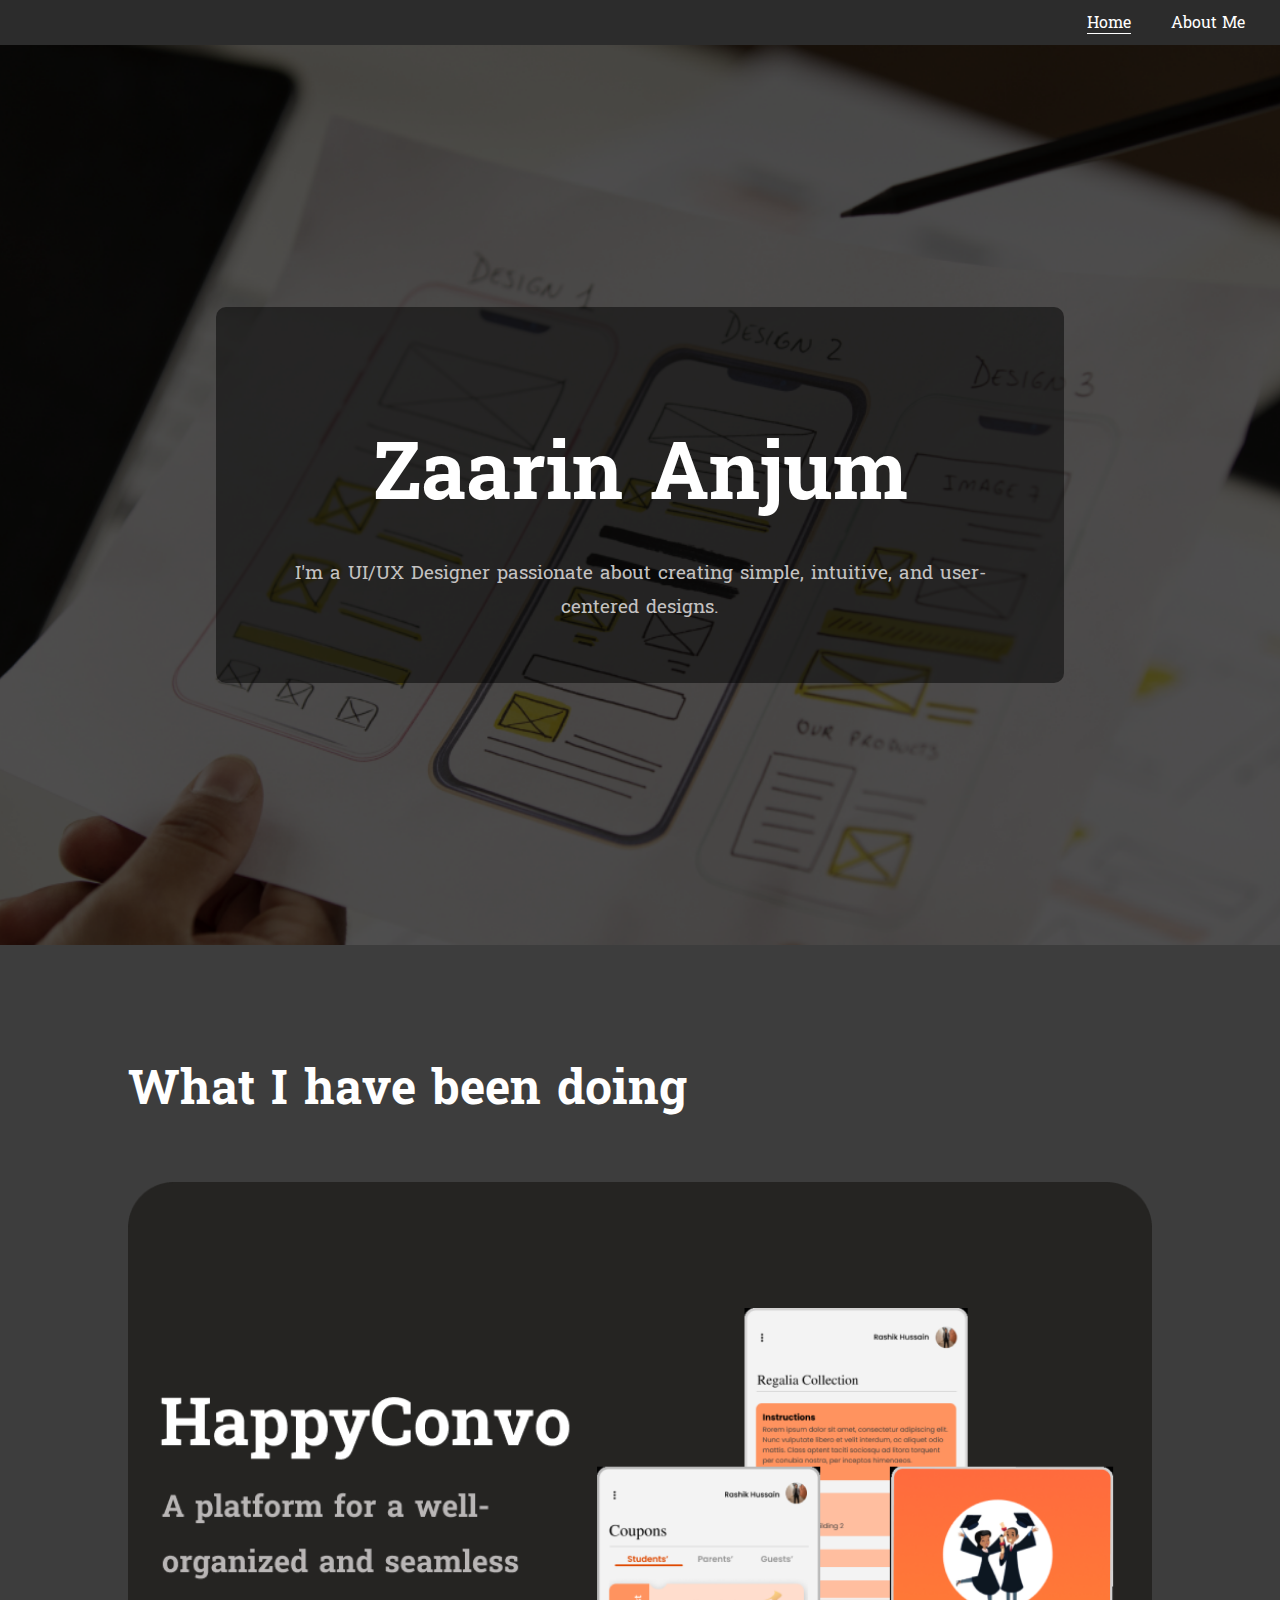
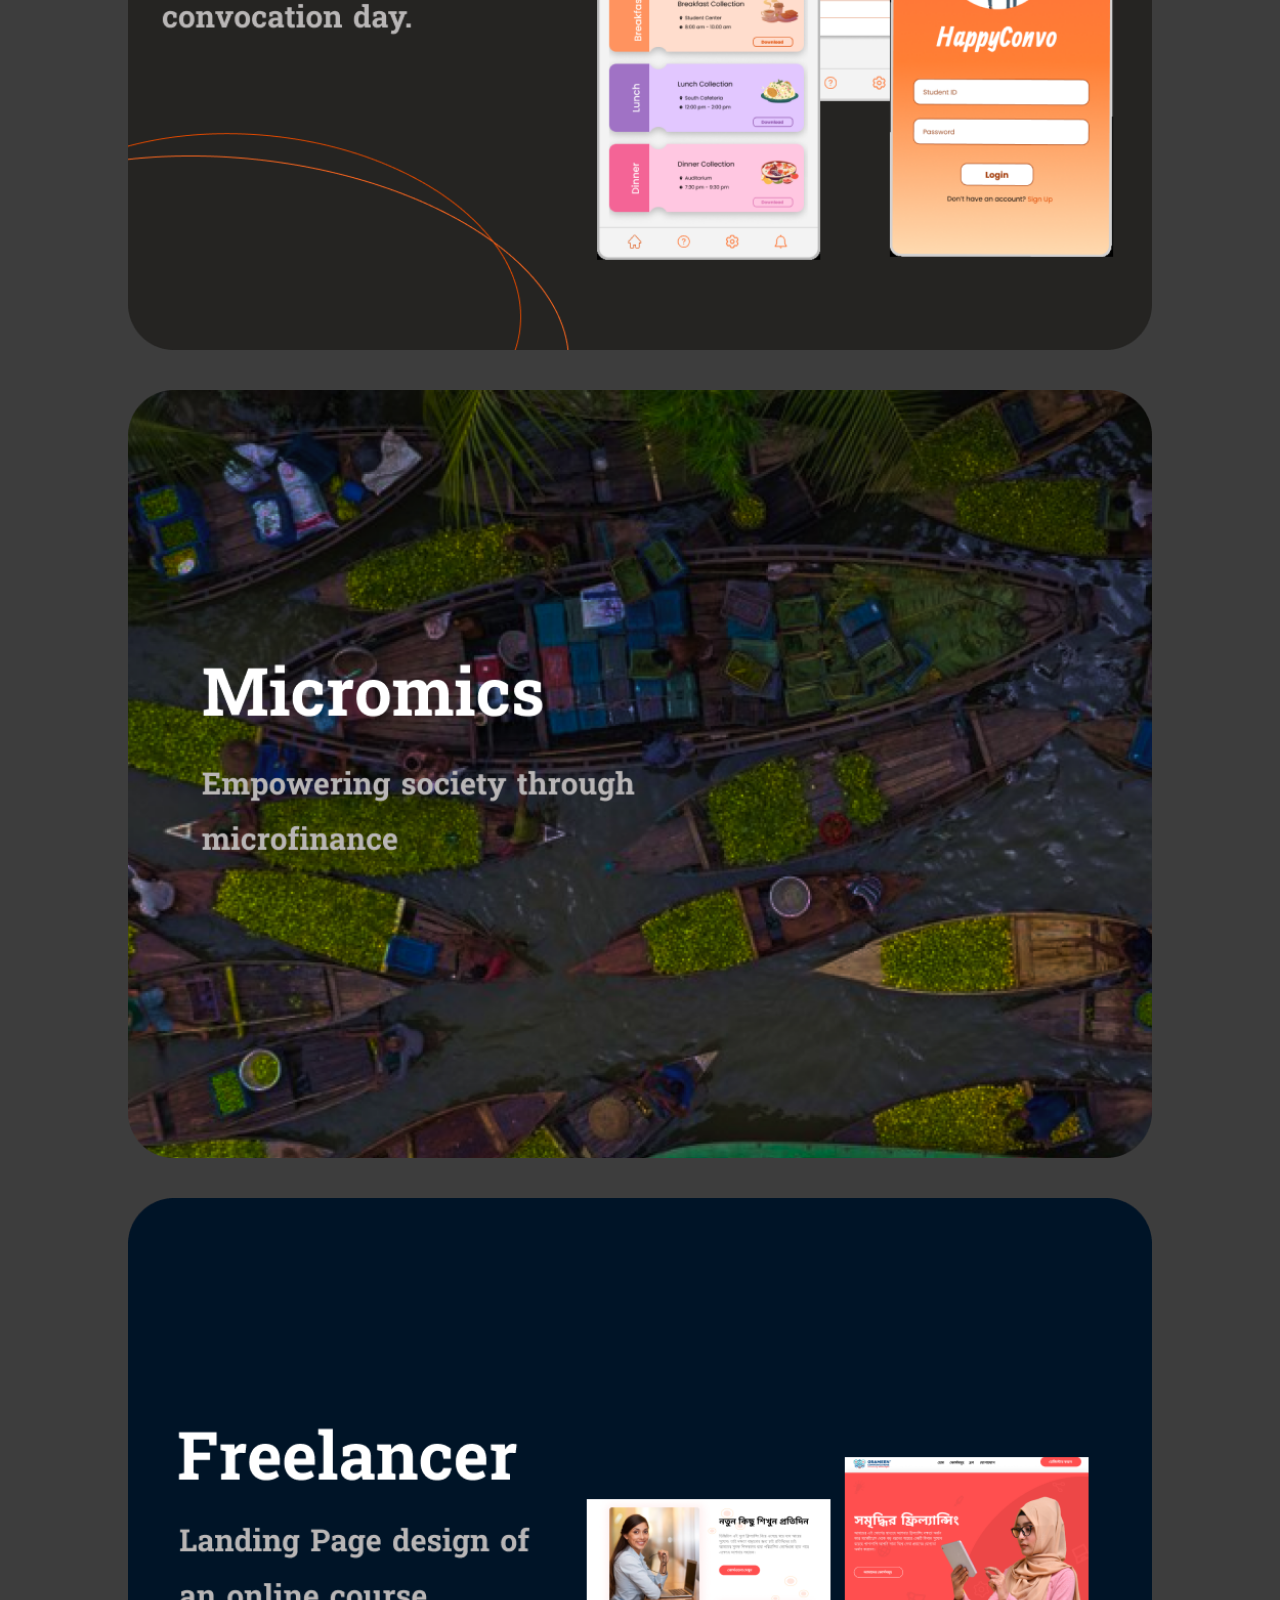
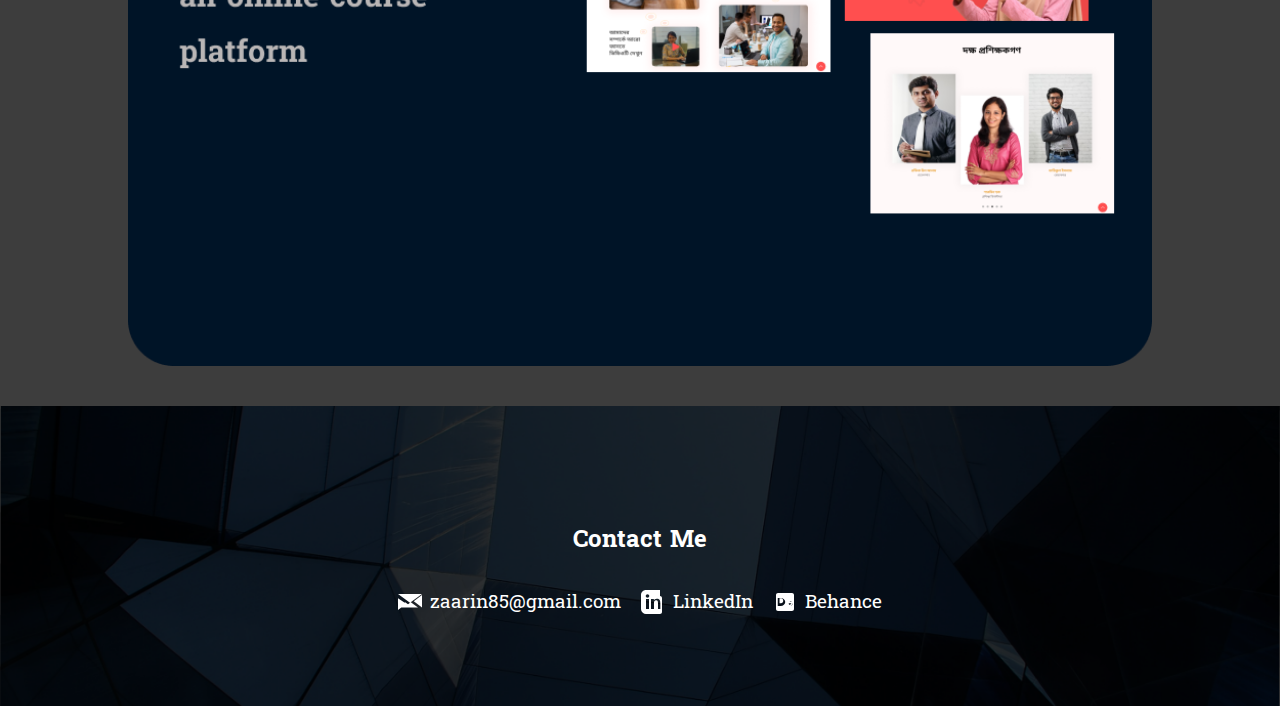
<file: index.html>
<!DOCTYPE html>
<html lang="en">
<head>
    <meta charset="UTF-8">
    <meta name="viewport" content="width=device-width, initial-scale=1.0">
    <link href="https://fonts.googleapis.com/css2?family=Battambang:wght@300;400;700&display=swap" rel="stylesheet">
    <title>Portfolio - Zaarin Anjum</title>
    <style>
        body {
            background-color: #3d3d3d;
            color: white;
            font-family: 'Battambang', sans-serif;
            text-align: center;
            margin: 0;
            padding: 0;
        }
        .navbar {
            display: flex;
            justify-content: flex-end;
            align-items: center;
            padding: 10px 20px;
            background-color: #2c2c2c;
            height: 25px;
        }
        .navbar a {
            color: white;
            text-decoration: none;
            padding: 10px 15px;
            margin-left: 10px;
        }
        .navbar a.active {
            text-decoration: underline;
            text-underline-offset: 5px; /* Adjust spacing from text */
            color: #ffffff; /* Optional: Different color for the active page */
        }
        .hero {
            background: url('images/hero.png') no-repeat center center/cover;
            height: 100vh; /* Full screen height */
            display: flex;
            justify-content: center;
            align-items: center;
            position: relative;
            text-align: center;
        }
        
        .hero-overlay {
            color: white;
            background: rgba(0, 0, 0, 0.5); /* Slight dark overlay for contrast */
            padding: 40px;
            width: 60%;
            border-radius: 10px;
        }
        .hero h1 {
            font-size: 5em;
            margin-bottom: 10px;
        }
        .hero p {
            font-size: 1.2em;
            margin-top: 0px;
            color:#C3C1C1
        }
        .projects {
            max-width: 800px;
            max-width: 80%;
            margin: 0 auto;
        }
        .projects h2 {
            text-align: left;
            font-size: 3em;
            margin-bottom: 50px;
            margin-top: 100px;
        }
        .project {
            position: relative;
            margin: 40px 0;
            border-radius: 10px;
            overflow: hidden;
        }
        .project img {
            width: 100%;
            height: auto; /* Ensures images retain their aspect ratio */
            max-height: 800px;
            object-fit: cover;
            border-radius: 10px;
            display: block;
        }
        .project .overlay {
            position: absolute;
            top: 0;
            left: 0;
            width: 100%;
            height: 100%;
            background: rgba(0, 0, 0, 0.5);
            display: flex;
            flex-direction: column;
            justify-content: center;
            align-items: center;
            opacity: 0;
            transition: opacity 0.3s ease;
        }
        .project:hover .overlay {
            opacity: 1;
        }
        .overlay h3, .overlay p {
            margin: 10px 0;
            color: white;
        }
        .overlay a {
            display: inline-block;
            padding: 10px 20px;
            color: white;
            background: #ff6600;
            text-decoration: none;
            border-radius: 5px;
        }
        .footer {
            background: url('images/footer.png') no-repeat center center/cover;
            height: 300px; /* Adjust height as needed */
            display: flex;
            justify-content: center;
            align-items: center;
            position: relative;
        }
        
        .footer-overlay {
            text-align: center;
            color: white;
            padding: 30px;
            width: 60%;
            border-radius: 10px;
        }
        
        .footer p {
            font-size: 1.5em;
            font-weight: bold;
        }
        
        .social-links {
            display: flex;
            justify-content: center;
            gap: 20px;
            margin-top: 10px;
        }
        
        .social-links a {
            color: white;
            text-decoration: none;
            font-size: 1.2em;
            display: flex;
            align-items: center;
            gap: 8px;
        }
        
        .social-links svg {
            width: 24px;
            height: 24px;
            fill: white;
        }
        
    </style>
</head>
<body>
    <header>
        <div class="navbar">
            <a href="index.html" class="active">Home</a>
            <a href="about.html">About Me</a>
        </div>
        <div class="hero">
            <div class="hero-overlay">
                <h1>Zaarin Anjum</h1>
                <p>I'm a UI/UX Designer passionate about creating simple, intuitive, and user-centered designs.</p>
            </div>
        </div>
    </header>
    
    <section class="projects">
        <h2>What I have been doing</h2>
        
        <div class="project">
            <img src="images/Cover.png" alt="HappyConvo Project">
            <div class="overlay">
                <a href="https://www.behance.net/gallery/212788603/HappyConvo">View Case Study</a>
            </div>
        </div>
        
        <div class="project">
            <img src="images/Micromics.png" alt="Micromics Project">
            <div class="overlay">
                <a href="https://www.behance.net/gallery/212864409/Micromics">View Case Study</a>
            </div>
        </div>
        
        <div class="project">
            <img src="images/Freelancer.png" alt="Freelancer Project">
            <div class="overlay">
                <a href="https://www.behance.net/gallery/212949367/Freelancer">View Design</a>
            </div>
        </div>
    </section>
    
    <footer class="footer">
        <div class="footer-overlay">
            <p>Contact Me</p>
            <div class="social-links">
                <a href="mailto:zaarin85@gmail.com">
                    <svg xmlns="http://www.w3.org/2000/svg" viewBox="0 0 24 24">
                        <path d="M12 12.713l11.985-8.713h-23.97l11.985 8.713zm-12-7.597v14.884l8.24-6.186-8.24-5.64zm24 0l-8.241 6.063 8.241 6.239v-12.302zm-16.816 7.07l-7.184 5.393h19.999l-7.188-5.393-2.811 2.044-2.816-2.044z"/>
                    </svg>
                    zaarin85@gmail.com
                </a>
                <a href="https://www.linkedin.com/in/zaarin-anjum-628a93279" target="_blank">
                    <svg xmlns="http://www.w3.org/2000/svg" viewBox="0 0 24 24">
                        <path d="M19 0h-14c-2.76 0-5 2.24-5 5v14c0 2.76 2.24 5 5 5h14c1.104 0 2-.896 2-2v-14c0-1.104-.896-2-2-2zm-11 19h-3v-10h3v10zm-1.5-11.28c-.966 0-1.75-.784-1.75-1.75s.784-1.75 1.75-1.75 1.75.784 1.75 1.75-.784 1.75-1.75 1.75zm13.5 11.28h-3v-5.604c0-1.337-.027-3.061-1.866-3.061-1.869 0-2.155 1.462-2.155 2.974v5.691h-3v-10h2.881v1.367h.041c.401-.759 1.379-1.561 2.841-1.561 3.041 0 3.602 2.004 3.602 4.609v5.585z"/>
                    </svg>
                    LinkedIn
                </a>
                <a href="https://www.behance.net/zaarinanjum1" target="_blank">
                    <svg xmlns="http://www.w3.org/2000/svg" viewBox="0 0 24 24">
                        <path d="M19 3h-14c-1.104 0-2 .896-2 2v14c0 1.104.896 2 2 2h14c1.104 0 2-.896 2-2v-14c0-1.104-.896-2-2-2zm-11.25 13h-3v-8h3c2.415 0 4.5 1.743 4.5 4s-2.085 4-4.5 4zm9.988-.372c-.552 0-1.025-.198-1.417-.595-.391-.398-.588-.872-.588-1.422s.197-1.024.588-1.422c.392-.397.865-.596 1.417-.596s1.025.199 1.417.596c.391.398.588.872.588 1.422s-.197 1.024-.588 1.422c-.392.397-.865.595-1.417.595zm2.262-3.628h-5.25v1.256h3.572c-.158.894-1.01 1.517-2.072 1.517-1.333 0-2.25-.925-2.25-2.217s.917-2.217 2.25-2.217c.649 0 1.208.225 1.676.66l.9-.944c-.693-.63-1.531-.949-2.576-.949-2.25 0-3.75 1.525-3.75 3.45s1.5 3.45 3.75 3.45c2.176 0 3.417-1.271 3.417-3.133 0-.195-.021-.399-.062-.6zm-12 1.372h-1.5v-5h1.5c1.379 0 2.25.978 2.25 2.5s-.871 2.5-2.25 2.5z"/>
                    </svg>
                    Behance
                </a>
            </div>
        </div>
    </footer>
    
</body>
</html>
</file>
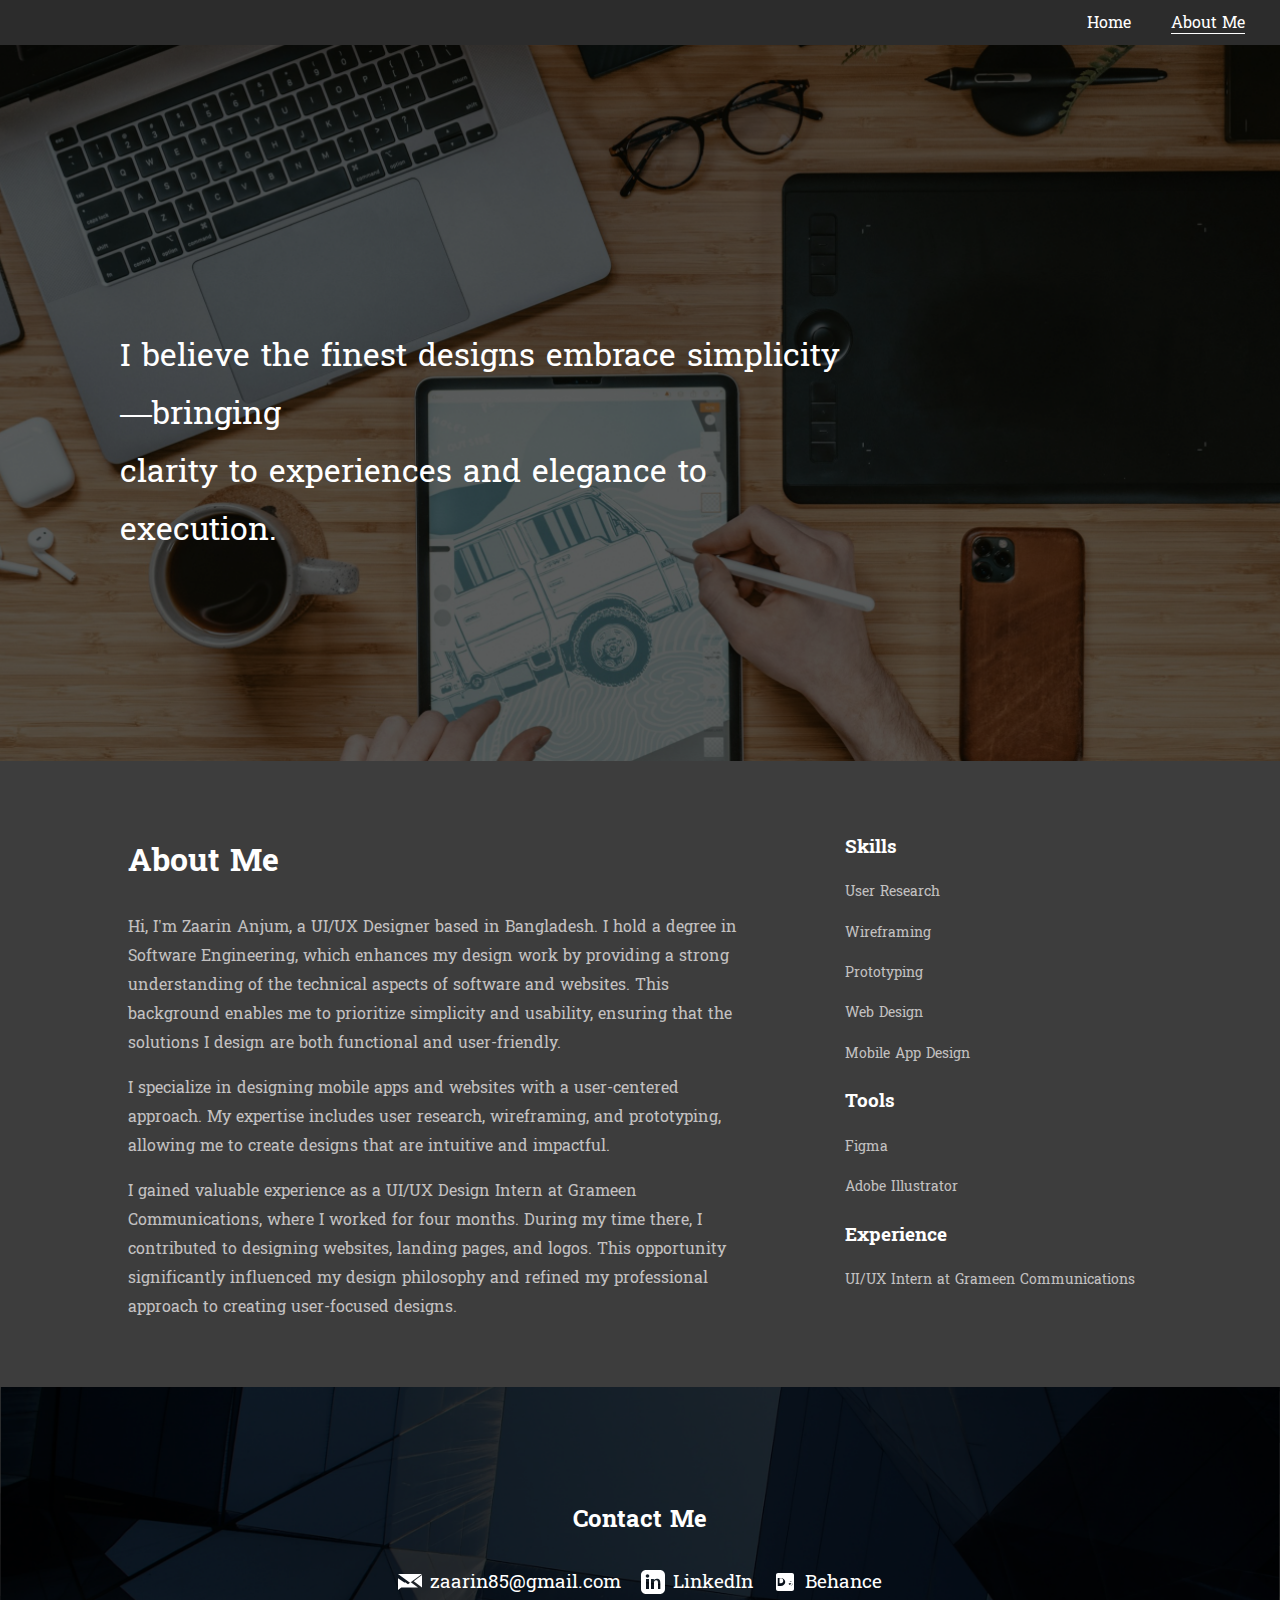
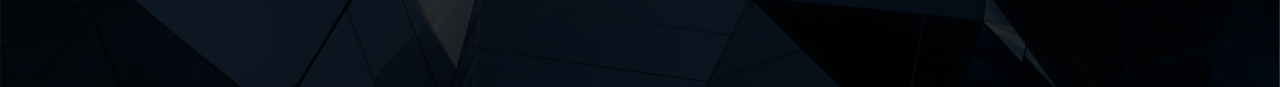
<file: about.html>
<!DOCTYPE html>
<html lang="en">
<head>
    <meta charset="UTF-8">
    <meta name="viewport" content="width=device-width, initial-scale=1.0">
    <title>About Me - Zaarin Anjum</title>
    <link href="https://fonts.googleapis.com/css2?family=Battambang:wght@300;400;700&display=swap" rel="stylesheet">
    <style>
        body {
            background-color: #3d3d3d;
            color: white;
            font-family: 'Battambang', sans-serif;
            margin: 0;
            padding: 0;
        }
        .navbar {
            display: flex;
            justify-content: flex-end;
            align-items: center;
            padding: 10px 20px;
            background-color: #2c2c2c;
            height: 25px;
        }
        .navbar a {
            color: white;
            text-decoration: none;
            padding: 10px 15px;
            margin-left: 10px;
        }
        .navbar a.active {
            text-decoration: underline;
            text-underline-offset: 5px; /* Adjust spacing from text */
            color: #ffffff; /* Optional: Different color for the active page */
        }
        .hero {
            background: url('images/background.png') center/cover no-repeat;
            padding: 150px 20px;
            text-align: left;
        }
        .hero p {
            font-size: 2em;
            max-width: 60%;
            padding: 100px 50px 20px 100px; 
        }
        .about-section {
            max-width: 80%;
            margin: 50px auto;
            display: flex;
            justify-content: space-between;
        }
        .about-text {
            width: 60%;
            font-size: 1em;
        }
        .about-text p {
            color: #C3C1C1; /* Change font color of this section */
        }
        .about-sidebar {
            width: 30%;
        }
        .about-sidebar h3 {
            margin-bottom: 10px;
        }
        .about-sidebar p {
            font-size: 0.9em; /* Change font size */
            color: #C3C1C1; /* Change font color */
        }
        .footer {
            background: url('images/footer.png') no-repeat center center/cover;
            height: 300px; /* Adjust height as needed */
            display: flex;
            justify-content: center;
            align-items: center;
            position: relative;
        }
        
        .footer-overlay {
            text-align: center;
            color: white;
            
            padding: 30px;
            width: 60%;
            border-radius: 10px;
        }
        
        .footer p {
            font-size: 1.5em;
            font-weight: bold;
        }
        
        .social-links {
            display: flex;
            justify-content: center;
            gap: 20px;
            margin-top: 10px;
        }
        
        .social-links a {
            color: white;
            text-decoration: none;
            font-size: 1.2em;
            display: flex;
            align-items: center;
            gap: 8px;
        }
        
        .social-links svg {
            width: 24px;
            height: 24px;
            fill: white;
        }
        
    </style>
</head>
<body>
    <div class="navbar">
        <a href="index.html">Home</a>
        <a href="about.html" class="active">About Me</a>
    </div>
    
    <div class="hero">
        <p>I believe the finest designs embrace simplicity—bringing <br>clarity to experiences and elegance to execution.</p>
    </div>
    
    <section class="about-section">
        <div class="about-text">
            <h1>About Me</h1>
            <p>Hi, I’m Zaarin Anjum, a UI/UX Designer based in Bangladesh. I hold a degree in Software Engineering, which enhances my design work by providing a strong understanding of the technical aspects of software and websites. This background enables me to prioritize simplicity and usability, ensuring that the solutions I design are both functional and user-friendly.</p>
            <p>I specialize in designing mobile apps and websites with a user-centered approach. My expertise includes user research, wireframing, and prototyping, allowing me to create designs that are intuitive and impactful.</p>
            <p>I gained valuable experience as a UI/UX Design Intern at Grameen Communications, where I worked for four months. During my time there, I contributed to designing websites, landing pages, and logos. This opportunity significantly influenced my design philosophy and refined my professional approach to creating user-focused designs.</p>
        </div>
        <div class="about-sidebar">
            <h3>Skills</h3>
            <p>User Research</p>
            <p>Wireframing</p>
            <p>Prototyping</p>
            <p>Web Design</p>
            <p>Mobile App Design</p>
            <h3>Tools</h3>
            <p>Figma</p>
            <p>Adobe Illustrator</p>
            <h3>Experience</h3>
            <p>UI/UX Intern at Grameen Communications</p>
        </div>
    </section>
    
    <footer class="footer">
        <div class="footer-overlay">
            <p>Contact Me</p>
            <div class="social-links">
                <a href="mailto:zaarin85@gmail.com">
                    <svg xmlns="http://www.w3.org/2000/svg" viewBox="0 0 24 24">
                        <path d="M12 12.713l11.985-8.713h-23.97l11.985 8.713zm-12-7.597v14.884l8.24-6.186-8.24-5.64zm24 0l-8.241 6.063 8.241 6.239v-12.302zm-16.816 7.07l-7.184 5.393h19.999l-7.188-5.393-2.811 2.044-2.816-2.044z"/>
                    </svg>
                    zaarin85@gmail.com
                </a>
                <a href="https://www.linkedin.com/in/zaarin-anjum-628a93279" target="_blank">
                    <svg xmlns="http://www.w3.org/2000/svg" viewBox="0 0 24 24">
                        <path d="M19 0h-14c-2.76 0-5 2.24-5 5v14c0 2.76 2.24 5 5 5h14c2.76 0 5-2.24 5-5v-14c0-2.76-2.24-5-5-5zm-11 19h-3v-10h3v10zm-1.5-11.28c-.966 0-1.75-.784-1.75-1.75s.784-1.75 1.75-1.75 1.75.784 1.75 1.75-.784 1.75-1.75 1.75zm13.5 11.28h-3v-5.604c0-1.337-.027-3.061-1.866-3.061-1.869 0-2.155 1.462-2.155 2.974v5.691h-3v-10h2.881v1.367h.041c.401-.759 1.379-1.561 2.841-1.561 3.041 0 3.602 2.004 3.602 4.609v5.585z"/>
                    </svg>
                    LinkedIn
                </a>
                <a href="https://www.behance.net/zaarinanjum1" target="_blank">
                    <svg xmlns="http://www.w3.org/2000/svg" viewBox="0 0 24 24">
                        <path d="M19 3h-14c-1.104 0-2 .896-2 2v14c0 1.104.896 2 2 2h14c1.104 0 2-.896 2-2v-14c0-1.104-.896-2-2-2zm-11.25 13h-3v-8h3c2.415 0 4.5 1.743 4.5 4s-2.085 4-4.5 4zm9.988-.372c-.552 0-1.025-.198-1.417-.595-.391-.398-.588-.872-.588-1.422s.197-1.024.588-1.422c.392-.397.865-.596 1.417-.596s1.025.199 1.417.596c.391.398.588.872.588 1.422s-.197 1.024-.588 1.422c-.392.397-.865.595-1.417.595zm2.262-3.628h-5.25v1.256h3.572c-.158.894-1.01 1.517-2.072 1.517-1.333 0-2.25-.925-2.25-2.217s.917-2.217 2.25-2.217c.649 0 1.208.225 1.676.66l.9-.944c-.693-.63-1.531-.949-2.576-.949-2.25 0-3.75 1.525-3.75 3.45s1.5 3.45 3.75 3.45c2.176 0 3.417-1.271 3.417-3.133 0-.195-.021-.399-.062-.6zm-12 1.372h-1.5v-5h1.5c1.379 0 2.25.978 2.25 2.5s-.871 2.5-2.25 2.5z"/>
                    </svg>
                    Behance
                </a>
            </div>
        </div>
    </footer>
    
    
</body>
</html>
</file>
